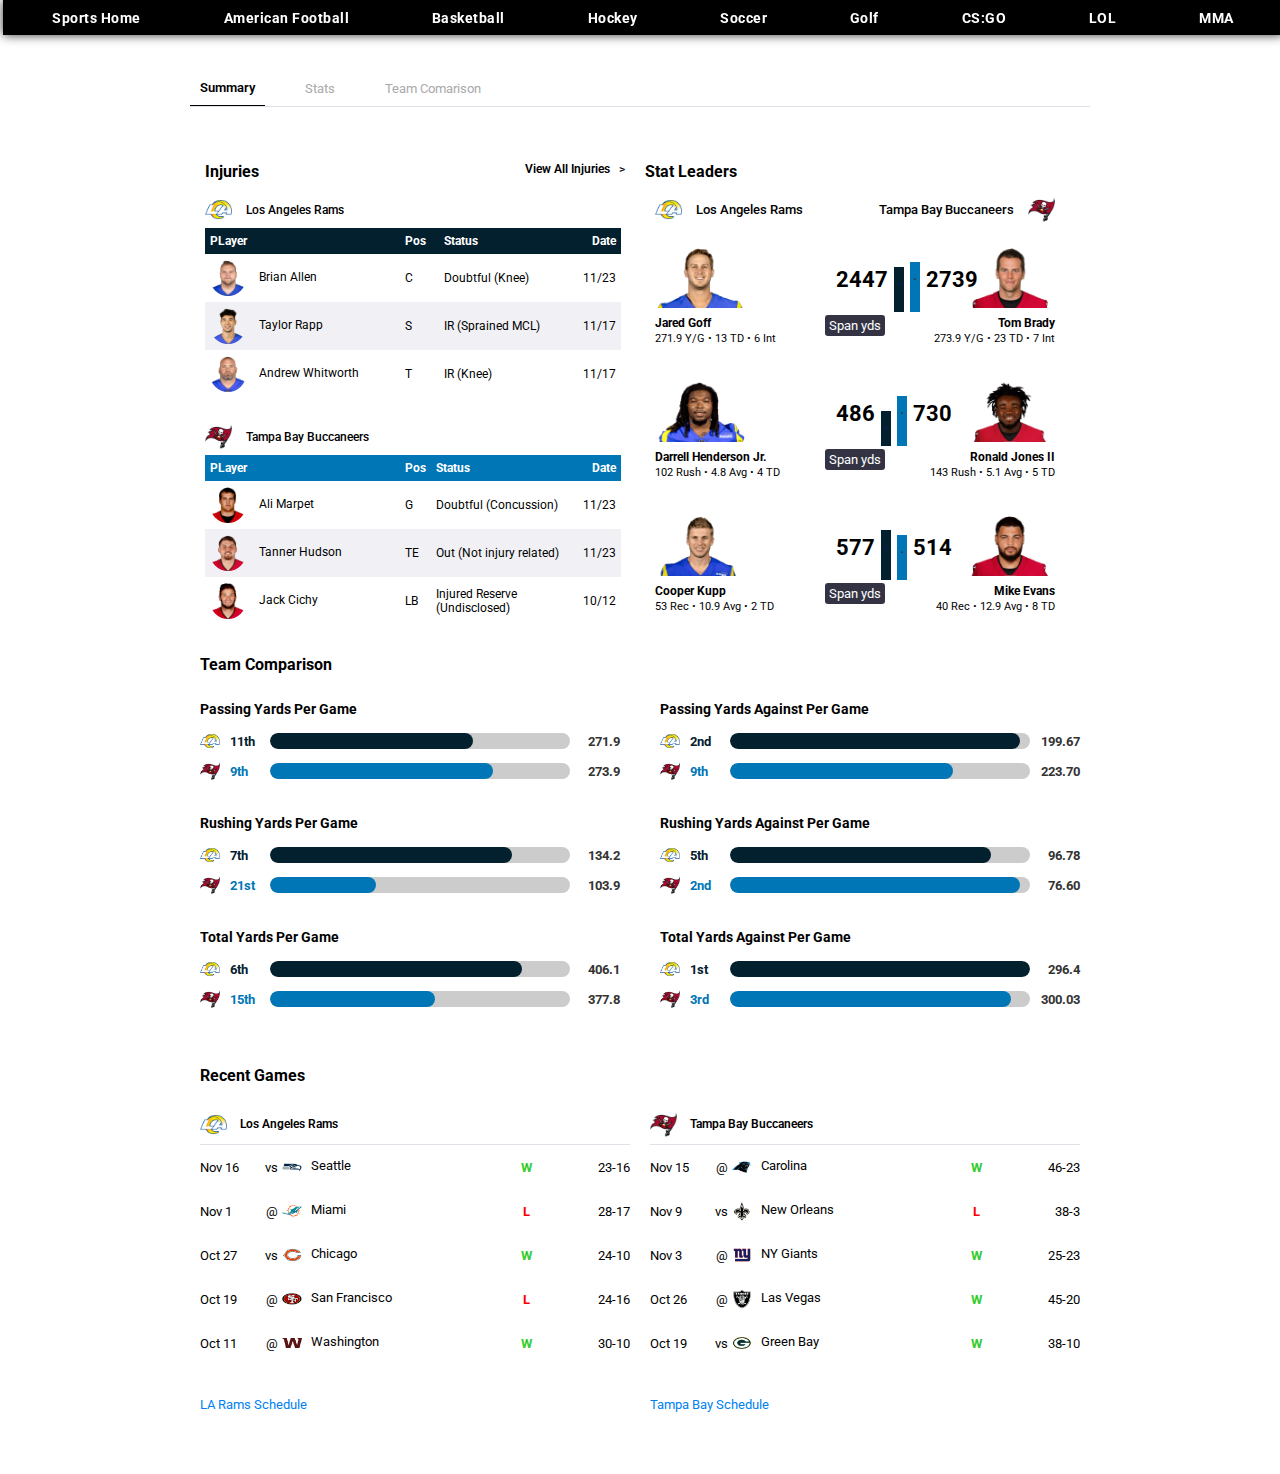
<file: index.html>
<!DOCTYPE html>
<html lang="en"><head>
  <meta http-equiv="Content-Type" content="text/html; charset=UTF-8">
  <meta name="viewport" content="initial-scale=1, shrink-to-fit=no">

    <title>Sports</title>
    <link rel="stylesheet" href="./assets/style.css">
</head>

<body>

<nav>
    <ul>
        <i>
            <a href="#">Sports Home</a>
        </i>
        <i class="dropdown-link" id="fantasy-dropdown" onmouseover="openDropdown(this.id)"
            onmouseout="closeDropdown(this.id)">
            <a href="#">American Football</a>
            <div class="dropdown-list">
                <ul>
                    <li> <a href="#">NFL</a> </li>
                    <li> <a href="#">NCAA </a> </li>
                </ul>
            </div>
        </i>
        <i>
            <a href="#">Basketball</a>
        </i>
        <i>
            <a href="#">Hockey</a>
        </i>
        <i class="dropdown-link" id="mlb-dropdown" onmouseover="openDropdown(this.id) "
            onmouseout="closeDropdown(this.id)">
            <a href="#">Soccer</a>
            <div class="dropdown-list">
                <ul>
                    <li> <a href="#">Fantasy Home </a> </li>
                    <li> <a href="#">Fantasy Football </a> </li>
                    <li> <a href="#">Weekly Rankings </a> </li>
                    <li> <a href="#">Stat Tracker </a> </li>
                    <li> <a href="#">Daily Fantasy </a> </li>
                    <li> <a href="#">Fantasy Profile </a> </li>
                    <li> <a href="#">Yahoo Sports Experts </a> </li>
                    <li> <a href="#">Fantasy State </a> </li>
                    <li> <a href="#">Fantasy Baseball </a> </li>
                    <li> <a href="#">Fantasy Basketball </a> </li>
                    <li> <a href="#">Fantasy Hockey </a> </li>
                </ul>
            </div>
        </i>
        <i>
            <a href="#">Golf</a>
        </i>
        <i>
            <a href="#">CS:GO</a>
        </i>
        <i>
            <a href="#">LOL</a>
        </i>
        <i>
            <a href="#">MMA</a>
        </i>

        <!-- <i id="dropDown">
                  <svg class="Cur(p)" width="15" height="14" viewBox="0 0 96 96" data-icon="StreamShare" style="vertical-align: middle; cursor: pointer; margin-top: -1px; color: rgb(0, 0, 0); fill: rgb(0, 0, 0); stroke: rgb(0, 0, 0); stroke-width: 0;">
                      <path d="M16 38c-5.516 0-10 4.477-10 10 0 5.525 4.484 10 10 10 5.53 0 10-4.475 10-10 0-5.523-4.47-10-10-10zM48 38c-5.516 0-10 4.477-10 10 0 5.525 4.484 10 10 10 5.53 0 10-4.475 10-10 0-5.523-4.47-10-10-10zM80 38c-5.516 0-10 4.477-10 10 0 5.525 4.484 10 10 10 5.53 0 10-4.475 10-10 0-5.523-4.47-10-10-10z"></path>
                  </svg>
                  <ul class="drop">
                      <i style="cursor: pointer;">GameChannel</i>
                  </ul>
              </i> -->
    </ul>
</nav>

    <div class="tabs">
        <ul>
            <li class="summaryLink active" onclick="changeTab(&#39;summary&#39;,event)">Summary</li>
            <li class="statsLink" onclick="changeTab(&#39;stats&#39;,event)">Stats</li>
            <li class="teamLink" onclick="changeTab(&#39;team&#39;,event)">Team Comarison</li>
        </ul>
    </div>

    <div class="tabContiner">

        <div class="summary showTab">
            <div class="odds">
                <!-- <h4>Odds</h4> -->
                <div class="oddscontiner">

                </div>
            </div>

            <div class="inj-stat">

                <div class="injuries">
                    <div class="header">
                        <h4>Injuries</h4>
                        <a href="#">View All Injuries &nbsp; &gt;</a>
                    </div>
                    <div class="body">
                        <div class="los">
                            <div class="logo">
                                <img src="./assets/los.png" alt="los.png">
                                <span>Los Angeles Rams</span>
                            </div>

                            <table cellspacing="0">
                                <tbody><tr>
                                    <th>PLayer</th>
                                    <th>Pos</th>
                                    <th>Status</th>
                                    <th>Date</th>
                                </tr>
                                <tr>
                                    <td>
                                        <img src="./assets/Brian Allen.png" alt="avatar">
                                        <a href="#">Brian Allen</a>
                                    </td>
                                    <td>C</td>
                                    <td>Doubtful (Knee)</td>
                                    <td>11/23</td>
                                </tr>
                                <tr>
                                    <td>
                                        <img src="./assets/Taylor Rapp.png" alt="avatar">
                                        <a href="#">Taylor Rapp</a>
                                    </td>
                                    <td>S</td>
                                    <td>IR (Sprained MCL)</td>
                                    <td>11/17</td>
                                </tr>
                                <tr>
                                    <td>
                                        <img src="./assets/Andrew Whitworth.png" alt="avatar">
                                        <a href="#">Andrew Whitworth</a>
                                    </td>
                                    <td>T</td>
                                    <td>IR (Knee)</td>
                                    <td>11/17</td>
                                </tr>
                            </tbody></table>
                        </div>

                        <div class="tampa">
                            <div class="logo">
                                <img src="./assets/tampa.png" alt="tampa.png">
                                <span>Tampa Bay Buccaneers</span>
                            </div>

                            <table cellspacing="0">
                                <tbody><tr >
                                    <th>PLayer</th>
                                    <th>Pos</th>
                                    <th>Status</th>
                                    <th>Date</th>
                                </tr>
                                <tr>
                                    <td>
                                        <img src="./assets/ali.png" alt="avatar">
                                        <a href="#">Ali Marpet</a>
                                    </td>
                                    <td>G</td>
                                    <td>Doubtful (Concussion)</td>
                                    <td>11/23</td>
                                </tr>
                                <tr>
                                    <td>
                                        <img src="./assets/Tanner Hudson.png" alt="avatar">
                                        <a href="#">Tanner Hudson</a>
                                    </td>
                                    <td>TE</td>
                                    <td>Out (Not injury related)</td>
                                    <td>11/23</td>
                                </tr>
                                <tr>
                                    <td>
                                        <img src="./assets/Jack Cichy.png" alt="avatar">
                                        <a href="#">Jack Cichy</a>
                                    </td>
                                    <td>LB</td>
                                    <td>Injured Reserve (Undisclosed)</td>
                                    <td>10/12</td>
                                </tr>
                            </tbody></table>

                        </div>

                    </div>
                </div>

                <div class="leaders">
                    <div class="header">
                        <h4>Stat Leaders</h4>
                    </div>
                    <div class="body">
                        <div class="teamNames">
                            <div class="losTeam">
                                <img src="./assets/los.png" alt="los">
                                <span>Los Angeles Rams</span>
                            </div>
                            <div class="tampaTeam">

                                <span>Tampa Bay Buccaneers</span>
                                <img src="./assets/tampa.png" alt="tampa">
                            </div>
                        </div>
                        <div class="comparison">
                            <div class="left">
                                <img class="avatar" src="./assets/Jared Goff.png" alt="Jared">
                                <p class="name">Jared Goff</p>
                                <p class="info">271.9 Y/G • 13 TD • 6 Int</p>
                            </div>
                            <div class="center">
                                <div>
                                    <span>2447</span>
                                    <div class="blue">.</div>
                                    <div class="black">.</div>
                                    <span>2739</span>
                                </div>
                                <div>Span yds</div>
                            </div>
                            <div class="right">
                                <img class="avatar" src="./assets/Tom Brady.png" alt="Tom">
                                <p class="name">Tom Brady</p>
                                <p class="info">273.9 Y/G • 23 TD • 7 Int</p>
                            </div>
                        </div>
                        <div class="comparison">
                            <div class="left">
                                <img class="avatar" src="./assets/Darrell Henderson Jr..png" alt="Darrell">
                                <p class="name">Darrell Henderson Jr.</p>
                                <p class="info">102 Rush • 4.8 Avg • 4 TD</p>
                            </div>
                            <div class="center">
                                <div>
                                    <span>486</span>
                                    <div class="blue" style="height: 35px;">.</div>
                                    <div class="black">.</div>
                                    <span>730</span>
                                </div>
                                <div>Span yds</div>
                            </div>
                            <div class="right">
                                <img class="avatar" src="./assets/Ronald Jones II.png" alt="Ronald">
                                <p class="name">Ronald Jones II</p>
                                <p class="info">143 Rush • 5.1 Avg • 5 TD</p>
                            </div>
                        </div>
                        <div class="comparison">
                            <div class="left">
                                <img class="avatar" src="./assets/Cooper Kupp.png" alt="Cooper">
                                <p class="name">Cooper Kupp</p>
                                <p class="info">53 Rec • 10.9 Avg • 2 TD</p>
                            </div>
                            <div class="center">
                                <div>
                                    <span>577</span>
                                    <div class="blue" style="height: 50px;">.</div>
                                    <div class="black" style="height: 45px;">.</div>
                                    <span>514</span>
                                </div>
                                <div>Span yds</div>
                            </div>
                            <div class="right">
                                <img class="avatar" src="./assets/Mike Evans.png" alt="Mike">
                                <p class="name">Mike Evans</p>
                                <p class="info">40 Rec • 12.9 Avg • 8 TD</p>
                            </div>
                        </div>
                    </div>
                </div>
            </div>

            <div class="team-Comparison">
                <div class="header">
                    <h4>Team Comparison</h4>
                </div>
                <div class="body">
                    <div class="compare">
                        <div class="compare-title">Passing Yards Per Game</div>
                        <div>
                            <img src="./assets/los.png" alt="los">
                            <span class="f">11th</span>
                            <div class="progressbar">
                                <div></div>
                            </div>
                            <span>271.9</span>
                        </div>
                        <div>
                            <img src="./assets/tampa.png" alt="los">
                            <span class="f">9th</span>
                            <div class="progressbar">
                                <div style="width: 74.1935%"></div>
                            </div>
                            <span>273.9</span>
                        </div>
                    </div>


                    <div class="compare">
                        <div class="compare-title">Passing Yards Against Per Game</div>
                        <div>
                            <img src="./assets/los.png" alt="los">
                            <span class="f">2nd</span>
                            <div class="progressbar">
                                <div style="width: 96.7742%"></div>
                            </div>
                            <span>199.67</span>
                        </div>
                        <div>
                            <img src="./assets/tampa.png" alt="los">
                            <span class="f">9th</span>
                            <div class="progressbar">
                                <div style=" width: 74.1935%"></div>
                            </div>
                            <span>223.70</span>
                        </div>
                    </div>
                    <div class="compare">
                        <div class="compare-title">Rushing Yards Per Game</div>
                        <div>
                            <img src="./assets/los.png" alt="los">
                            <span class="f">7th</span>
                            <div class="progressbar">
                                <div style="width: 80.6452%;"></div>
                            </div>
                            <span>134.2</span>
                        </div>
                        <div>
                            <img src="./assets/tampa.png" alt="los">
                            <span class="f">21st</span>
                            <div class="progressbar">
                                <div style="  width: 35.4839%;"></div>
                            </div>
                            <span>103.9</span>
                        </div>
                    </div>
                    <div class="compare">
                        <div class="compare-title">Rushing Yards Against Per Game</div>
                        <div>
                            <img src="./assets/los.png" alt="los">
                            <span class="f">5th</span>
                            <div class="progressbar">
                                <div style="width: 87.0968%;"></div>
                            </div>
                            <span>96.78</span>
                        </div>
                        <div>
                            <img src="./assets/tampa.png" alt="los">
                            <span class="f">2nd</span>
                            <div class="progressbar">
                                <div style="  width: 96.722%;"></div>
                            </div>
                            <span>76.60</span>
                        </div>
                    </div>
                    <div class="compare">
                        <div class="compare-title">Total Yards Per Game</div>
                        <div>
                            <img src="./assets/los.png" alt="los">
                            <span class="f">6th</span>
                            <div class="progressbar">
                                <div style="width: 83.871%;"></div>
                            </div>
                            <span>406.1</span>
                        </div>
                        <div>
                            <img src="./assets/tampa.png" alt="los">
                            <span class="f">15th</span>
                            <div class="progressbar">
                                <div style="  width: 54.8387%;"></div>
                            </div>
                            <span>377.8</span>
                        </div>
                    </div>
                    <div class="compare">
                        <div class="compare-title">Total Yards Against Per Game</div>
                        <div>
                            <img src="./assets/los.png" alt="los">
                            <span class="f">1st</span>
                            <div class="progressbar">
                                <div style="width: 100%;"></div>
                            </div>
                            <span>296.4</span>
                        </div>
                        <div>
                            <img src="./assets/tampa.png" alt="los">
                            <span class="f">3rd</span>
                            <div class="progressbar">
                                <div style="  width: 93.5484%;"></div>
                            </div>
                            <span>300.03</span>
                        </div>
                    </div>
                </div>
            </div>

            <div class="recent-games">
                <div class="header">
                    <h4>Recent Games</h4>
                </div>
                <div class="body">
                    <table cellspacing="0">
                        <tbody><tr>
                            <th colspan="5">
                                <div>
                                    <img style="vertical-align: middle" width="30px" src="./assets/los.png" alt="los">
                                    <span>Los Angeles Rams</span>
                                </div>
                            </th>
                        </tr>
                        <tr>
                            <td>Nov 16</td>
                            <td>vs</td>
                            <td>
                                <img style="vertical-align: middle" width="25px" src="./assets/2019_SEA_wbg.png" alt="sea"> Seattle</td>
                            <td class="win">W</td>
                            <td>23-16</td>
                        </tr>
                        <tr>
                            <td>Nov 1</td>
                            <td>@</td>
                            <td>
                                <img style="vertical-align: middle" width="25px" src="./assets/2019_MIA_wbg.png" alt="mia"> Miami</td>
                            <td class="loss">L</td>
                            <td>28-17</td>
                        </tr>
                        <tr>
                            <td>Oct 27</td>
                            <td>vs</td>
                            <td>
                                <img style="vertical-align: middle" width="25px" src="./assets/bears_wbg.png" alt="chi"> Chicago</td>
                            <td class="win">W</td>
                            <td>24-10</td>
                        </tr>
                        <tr>
                            <td>Oct 19</td>
                            <td>@</td>
                            <td>
                                <img style="vertical-align: middle" width="25px" src="./assets/2019_SF_wbg.png" alt="sf"> San Francisco</td>
                            <td class="loss">L</td>
                            <td>24-16</td>
                        </tr>
                        <tr>
                            <td>Oct 11</td>
                            <td>@</td>
                            <td>
                                <img style="vertical-align: middle" width="25px" src="./assets/washington_wbg.png" alt="wash"> Washington</td>
                            <td class="win">W</td>
                            <td>30-10</td>
                        </tr>
                        <tr>
                            <td colspan="5">
                                <div style="text-align: left;">
                                    <a href="#" style="">LA Rams Schedule</a>
                                </div>
                            </td>
                        </tr>
                    </tbody></table>

                    <table cellspacing="0">
                        <tbody><tr>
                            <th colspan="5">
                                <div>
                                    <img style="" width="30px" src="./assets/tampa.png" alt="tampa">
                                    <span>Tampa Bay Buccaneers</span>
                                </div>
                            </th>
                        </tr>
                        <tr>
                            <td>Nov 15</td>
                            <td>@</td>
                            <td>
                                <img style="vertical-align: middle" width="25px" src="./assets/2019_CAR_wbg.png" alt="car"> Carolina</td>
                            <td class="win">W</td>
                            <td>46-23</td>
                        </tr>
                        <tr>
                            <td>Nov 9</td>
                            <td>vs</td>
                            <td>
                                <img style="vertical-align: middle" width="25px" src="./assets/2019_NO_wbg.png" alt="no"> New Orleans</td>
                            <td class="loss">L</td>
                            <td>38-3</td>
                        </tr>
                        <tr>
                            <td>Nov 3</td>
                            <td>@</td>
                            <td>
                                <img style="vertical-align: middle" width="25px" src="./assets/2019_NYG_wbg.png" alt="nyg"> NY Giants</td>
                            <td class="win">W</td>
                            <td>25-23</td>
                        </tr>
                        <tr>
                            <td>Oct 26</td>
                            <td>@</td>
                            <td>
                                <img style="vertical-align: middle" width="25px" src="./assets/raiders_wbg.png" alt="las"> Las Vegas</td>
                            <td class="win">W</td>
                            <td>45-20</td>
                        </tr>
                        <tr>
                            <td>Oct 19</td>
                            <td>vs</td>
                            <td>
                                <img style="vertical-align: middle" width="25px" src="./assets/2019_GB_wbg.png" alt="gb"> Green Bay</td>
                            <td class="win">W</td>
                            <td>38-10</td>
                        </tr>
                        <tr>
                            <td colspan="5">
                                <div style="text-align: left;">
                                    <a href="#" style="">Tampa Bay Schedule</a>
                                </div>
                            </td>
                        </tr>
                    </tbody></table>
                </div>
            </div>
        </div>

        <div class="stats">
            <div class="stats-header">
                <div onclick="changeStatsTab(&#39;larams&#39;,event)" class="larams-link">LA Rams</div>
                <div onclick="changeStatsTab(&#39;matchup&#39;,event)" class="matchup-link active-stats">Matchup</div>
                <div onclick="changeStatsTab(&#39;tampabay&#39;,event)" class="tampabay-link">Tampa Bay</div>
            </div>

            <div class="stats-body showStatsTab showMatchupStatsTab">

                <div style="width: 100%" class="ststs-tems">
                    <div class="logo">
                        <img src="./assets/los.png" alt="los.png">
                        <span>Los Angeles Rams</span>
                    </div>
                    <div class="logo">
                        <img src="./assets/tampa.png" alt="tampa.png">
                        <span> Tampa Bay Buccaneers</span>
                    </div>
                </div>
                <div class="los">
                    <table cellspacing="0">
                        <tbody><tr>
                            <th>Passing</th>
                            <th>Yds</th>
                            <th>T/G</th>
                            <th>TD</th>
                            <th>Int</th>
                            <th>QBRat</th>
                        </tr>
                        <tr>
                            <td>J.Goff</td>
                            <td>2447</td>
                            <td>271.9</td>
                            <td>13</td>
                            <td>6</td>
                            <td>94.9</td>
                        </tr>
                        <tr style="background-color: white; color: white">
                            <td>.</td>
                            <td>.</td>
                            <td>.</td>
                            <td>.</td>
                            <td>.</td>
                            <td>.</td>
                        </tr>
                    </tbody></table>
                    <table cellspacing="0">
                        <tbody><tr>
                            <th>Rushing</th>
                            <th>Rush</th>
                            <th>Yds</th>
                            <th>Avg</th>
                            <th>TD</th>
                            <th>FL</th>
                        </tr>
                        <tr>
                            <td>D. Henderson jr.</td>
                            <td>102</td>
                            <td>486</td>
                            <td>4.8</td>
                            <td>4</td>
                            <td>0</td>
                        </tr>
                        <tr>
                            <td>Mr. Brown</td>
                            <td>81</td>
                            <td>347</td>
                            <td>4.3</td>
                            <td>5</td>
                            <td>0</td>
                        </tr>
                        <tr>
                            <td>C. Akers</td>
                            <td>45</td>
                            <td>186</td>
                            <td>4.1</td>
                            <td>0</td>
                            <td>0</td>
                        </tr>
                        <tr>
                            <td>R. Woods</td>
                            <td>17</td>
                            <td>111</td>
                            <td>6.5</td>
                            <td>2</td>
                            <td>1</td>
                        </tr>
                        <tr>
                            <td>J. Goff</td>
                            <td>29</td>
                            <td>44</td>
                            <td>1.5</td>
                            <td>2</td>
                            <td>3</td>
                        </tr>
                        <tr>
                            <td>C. Kupp</td>
                            <td>4</td>
                            <td>33</td>
                            <td>8.3</td>
                            <td>0</td>
                            <td>0</td>
                        </tr>
                        <tr>
                            <td>G. Everett</td>
                            <td>1</td>
                            <td>2</td>
                            <td>2.0</td>
                            <td>1</td>
                            <td>1</td>
                        </tr>
                    </tbody></table>
                </div>

                <!-- end of los -->

                <div class="tampa">
                    <table cellspacing="0">
                        <tbody><tr>
                            <th>Passing</th>
                            <th>Yds</th>
                            <th>T/G</th>
                            <th>TD</th>
                            <th>Int</th>
                            <th>QBRat</th>
                        </tr>
                        <tr>
                            <td>T. Brady</td>
                            <td>2739</td>
                            <td>273.9</td>
                            <td>23</td>
                            <td>7</td>
                            <td>99.0</td>
                        </tr>
                        <tr>
                            <td>B. Grabert</td>
                            <td>0</td>
                            <td>0.0</td>
                            <td>0</td>
                            <td>0</td>
                            <td>39.9</td>
                        </tr>
                    </tbody></table>
                    <table cellspacing="0">
                        <tbody><tr>
                            <th>Rushing</th>
                            <th>Rush</th>
                            <th>Yds</th>
                            <th>Avg</th>
                            <th>TD</th>
                            <th>FL</th>
                        </tr>
                        <tr>
                            <td>R. Jones II</td>
                            <td>143</td>
                            <td>730</td>
                            <td>51</td>
                            <td>5</td>
                            <td>2</td>
                        </tr>
                        <tr>
                            <td>L. Forurnette</td>
                            <td>59</td>
                            <td>244</td>
                            <td>4.1</td>
                            <td>2</td>
                            <td>0</td>
                        </tr>
                        <tr>
                            <td>K. Vaughn</td>
                            <td>8</td>
                            <td>46</td>
                            <td>5.8</td>
                            <td>0</td>
                            <td>1</td>
                        </tr>
                        <tr>
                            <td>S. Miller</td>
                            <td>3</td>
                            <td>14</td>
                            <td>4.7</td>
                            <td>0</td>
                            <td>0</td>
                        </tr>
                        <tr>
                            <td>T. Brady</td>
                            <td>19</td>
                            <td>8</td>
                            <td>0.4</td>
                            <td>3</td>
                            <td>1</td>
                        </tr>
                        <tr>
                            <td>B. Gabbert</td>
                            <td>7</td>
                            <td>1</td>
                            <td>0.1</td>
                            <td>0</td>
                            <td>0</td>
                        </tr>
                        <tr>
                            <td>L. McCoy</td>
                            <td>6</td>
                            <td>-1</td>
                            <td>-0.2</td>
                            <td>0</td>
                            <td>0</td>
                        </tr>
                    </tbody></table>
                </div>
            </div>



          
        </div>

        <div class="team">
            <div class="team-Comparison">
                <div class="header">
                    <h4>Team Comparison</h4>
                </div>
                <div class="body">
                    <div class="compare">
                        <div class="compare-title">Passing Yards Per Game</div>
                        <div>
                            <img src="./assets/los.png" alt="los">
                            <span class="f">11th</span>
                            <div class="progressbar">
                                <div></div>
                            </div>
                            <span>271.9</span>
                        </div>
                        <div>
                            <img src="./assets/tampa.png" alt="los">
                            <span class="f">9th</span>
                            <div class="progressbar">
                                <div style=" width: 74.1935%"></div>
                            </div>
                            <span>273.9</span>
                        </div>
                    </div>
                    <div class="compare">
                        <div class="compare-title">Passing Yards Against Per Game</div>
                        <div>
                            <img src="./assets/los.png" alt="los">
                            <span class="f">2nd</span>
                            <div class="progressbar">
                                <div style="width: 96.7742%"></div>
                            </div>
                            <span>199.67</span>
                        </div>
                        <div>
                            <img src="./assets/tampa.png" alt="los">
                            <span class="f">9th</span>
                            <div class="progressbar">
                                <div style=" width: 74.1935%"></div>
                            </div>
                            <span>223.70</span>
                        </div>
                    </div>
                    <div class="compare">
                        <div class="compare-title">Rushing Yards Per Game</div>
                        <div>
                            <img src="./assets/los.png" alt="los">
                            <span class="f">7th</span>
                            <div class="progressbar">
                                <div style="width: 80.6452%;"></div>
                            </div>
                            <span>134.2</span>
                        </div>
                        <div>
                            <img src="./assets/tampa.png" alt="los">
                            <span class="f">21st</span>
                            <div class="progressbar">
                                <div style=" width: 35.4839%;"></div>
                            </div>
                            <span>103.9</span>
                        </div>
                    </div>
                    <div class="compare">
                        <div class="compare-title">Rushing Yards Against Per Game</div>
                        <div>
                            <img src="./assets/los.png" alt="los">
                            <span class="f">5th</span>
                            <div class="progressbar">
                                <div style="width: 87.0968%;"></div>
                            </div>
                            <span>96.78</span>
                        </div>
                        <div>
                            <img src="./assets/tampa.png" alt="los">
                            <span class="f">2nd</span>
                            <div class="progressbar">
                                <div style=" width: 96.722%;"></div>
                            </div>
                            <span>76.60</span>
                        </div>
                    </div>
                    <div class="compare">
                        <div class="compare-title">Total Yards Per Game</div>
                        <div>
                            <img src="./assets/los.png" alt="los">
                            <span class="f">6th</span>
                            <div class="progressbar">
                                <div style="width: 83.871%;"></div>
                            </div>
                            <span>406.1</span>
                        </div>
                        <div>
                            <img src="./assets/tampa.png" alt="los">
                            <span class="f">15th</span>
                            <div class="progressbar">
                                <div style=" width: 54.8387%;"></div>
                            </div>
                            <span>377.8</span>
                        </div>
                    </div>
                    <div class="compare">
                        <div class="compare-title">Total Yards Against Per Game</div>
                        <div>
                            <img src="./assets/los.png" alt="los">
                            <span class="f">1st</span>
                            <div class="progressbar">
                                <div style="width: 100%;"></div>
                            </div>
                            <span>296.4</span>
                        </div>
                        <div>
                            <img src="./assets/tampa.png" alt="los">
                            <span class="f">3rd</span>
                            <div class="progressbar">
                                <div style=" width: 93.5484%;"></div>
                            </div>
                            <span>300.03</span>
                        </div>
                    </div>
                </div>
            </div>

            <div class="recent-games">
                <div class="header">
                    <h4>Recent Games</h4>
                </div>
                <div class="body">
                    <table cellspacing="5">
                        <tbody><tr>
                            <th colspan="5">
                                <div>
                                    <img style="vertical-align: middle" width="30px" src="./assets/los.png" alt="los">
                                    <span>Los Angeles Rams</span>
                                </div>
                            </th>
                        </tr>
                        <tr>
                            <td>Nov 16</td>
                            <td>vs</td>
                            <td>
                                <img style="vertical-align: middle" width="25px" src="./assets/2019_SEA_wbg.png" alt="sea"> Seattle</td>
                            <td class="win">W</td>
                            <td>23-16</td>
                        </tr>

                        <tr>
                            <td>Nov 1</td>
                            <td>@</td>
                            <td>
                                <img style="vertical-align: middle" width="25px" src="./assets/2019_MIA_wbg.png" alt="mia"> Miami</td>
                            <td class="loss">L</td>
                            <td>28-17</td>
                        </tr>
                        <tr>
                            <td>Oct 27</td>
                            <td>vs</td>
                            <td>
                                <img style="vertical-align: middle" width="25px" src="./assets/bears_wbg.png" alt="chi"> Chicago</td>
                            <td class="win">W</td>
                            <td>24-10</td>
                        </tr>
                        <tr>
                            <td>Oct 19</td>
                            <td>@</td>
                            <td>
                                <img style="vertical-align: middle" width="25px" src="./assets/2019_SF_wbg.png" alt="sf"> San Francisco</td>
                            <td class="loss">L</td>
                            <td>24-16</td>
                        </tr>
                        <tr>
                            <td>Oct 11</td>
                            <td>@</td>
                            <td>
                                <img style="vertical-align: middle" width="25px" src="./assets/washington_wbg.png" alt="wash"> Washington</td>
                            <td class="win">W</td>
                            <td>30-10</td>
                        </tr>
                        <tr>
                            <td colspan="5">
                                <div style="text-align: left;">
                                    <a href="#" style="">LA Rams Schedule</a>
                                </div>
                            </td>
                        </tr>
                    </tbody></table>

                    <table cellspacing="5">
                        <tbody><tr>
                            <th colspan="5">
                                <div>
                                    <img style="vertical-align: middle" width="30px" src="./assets/tampa.png" alt="tampa">
                                    <span>Tampa Bay Buccaneers</span>
                                </div>
                            </th>
                        </tr>
                        <tr>
                            <td>Nov 15</td>
                            <td>@</td>
                            <td>
                                <img style="vertical-align: middle" width="25px" src="./assets/2019_CAR_wbg.png" alt="car"> Carolina</td>
                            <td class="win">W</td>
                            <td>46-23</td>
                        </tr>
                        <tr>
                            <td>Nov 9</td>
                            <td>vs</td>
                            <td>
                                <img style="vertical-align: middle" width="25px" src="./assets/2019_NO_wbg.png" alt="no"> New Orleans</td>
                            <td class="loss">L</td>
                            <td>38-3</td>
                        </tr>
                        <tr>
                            <td>Nov 3</td>
                            <td>@</td>
                            <td>
                                <img style="vertical-align: middle" width="25px" src="./assets/2019_NYG_wbg.png" alt="nyg"> NY Giants</td>
                            <td class="win">W</td>
                            <td>25-23</td>
                        </tr>
                        <tr>
                            <td>Oct 26</td>
                            <td>@</td>
                            <td>
                                <img style="vertical-align: middle" width="25px" src="./assets/raiders_wbg.png" alt="las"> Las Vegas</td>
                            <td class="win">W</td>
                            <td>45-20</td>
                        </tr>
                        <tr>
                            <td>Oct 19</td>
                            <td>vs</td>
                            <td>
                                <img style="vertical-align: middle" width="25px" src="./assets/2019_GB_wbg.png" alt="gb"> Green Bay</td>
                            <td class="win">W</td>
                            <td>38-10</td>
                        </tr>
                        <tr>
                            <td colspan="5">
                                <div style="text-align: left;">
                                    <a href="#" style="">Tampa Bay Schedule</a>
                                </div>
                            </td>
                        </tr>
                    </tbody></table>
                </div>
            </div>
        </div>

    </div>

    <script src="./assets/app.js"></script>



</body></html>
</file>
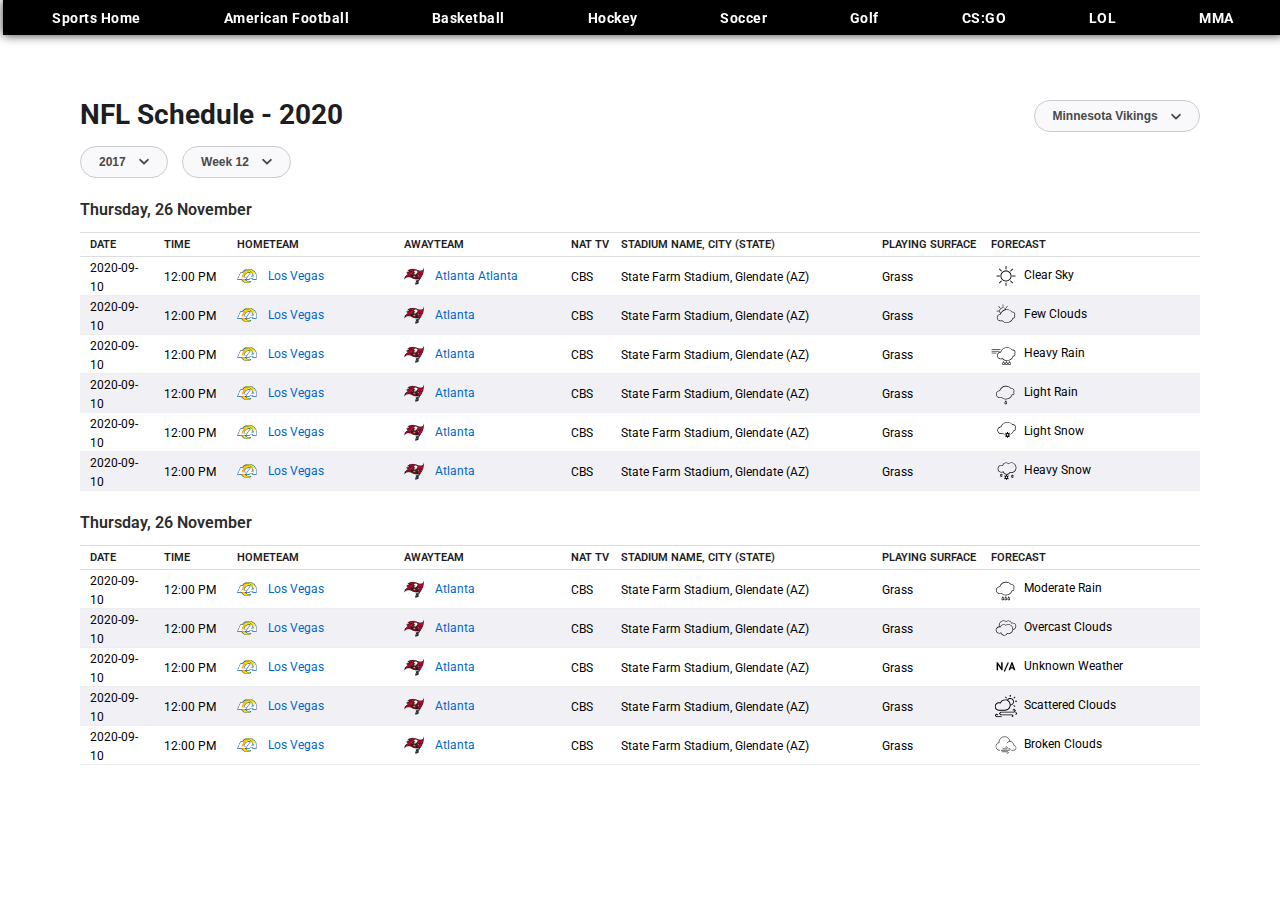
<file: schedule.html>
<!DOCTYPE html>
<html lang="en">

<head>
  <meta http-equiv="Content-Type" content="text/html; charset=UTF-8">
  <meta name="viewport" content="initial-scale=1, shrink-to-fit=no">

  <title>Sports</title>
  <link rel="stylesheet" href="./assets/style.css">
</head>

<body onclick="">

  <nav>
    <ul>
      <i>
        <a href="#">Sports Home</a>
      </i>
      <i class="dropdown-link" id="fantasy-dropdown" onmouseover="openDropdown(this.id)"
        onmouseout="closeDropdown(this.id)">
        <a href="#">American Football</a>
        <div class="dropdown-list">
          <ul>
            <li> <a href="#">NFL</a> </li>
            <li> <a href="#">NCAA </a> </li>
          </ul>
        </div>
      </i>
      <i>
        <a href="#">Basketball</a>
      </i>
      <i>
        <a href="#">Hockey</a>
      </i>
      <i class="dropdown-link" id="mlb-dropdown" onmouseover="openDropdown(this.id) " onmouseout="closeDropdown(this.id)">
        <a href="#">Soccer</a>
        <div class="dropdown-list">
          <ul>
            <li> <a href="#">Fantasy Home </a> </li>
            <li> <a href="#">Fantasy Football </a> </li>
            <li> <a href="#">Weekly Rankings </a> </li>
            <li> <a href="#">Stat Tracker </a> </li>
            <li> <a href="#">Daily Fantasy </a> </li>
            <li> <a href="#">Fantasy Profile </a> </li>
            <li> <a href="#">Yahoo Sports Experts </a> </li>
            <li> <a href="#">Fantasy State </a> </li>
            <li> <a href="#">Fantasy Baseball </a> </li>
            <li> <a href="#">Fantasy Basketball </a> </li>
            <li> <a href="#">Fantasy Hockey </a> </li>
          </ul>
        </div>
      </i>
      <i>
        <a href="#">Golf</a>
      </i>
      <i>
        <a href="#">CS:GO</a>
      </i>
      <i>
        <a href="#">LOL</a>
      </i>
      <i>
        <a href="#">MMA</a>
      </i>

      <!-- <i id="dropDown">
                  <svg class="Cur(p)" width="15" height="14" viewBox="0 0 96 96" data-icon="StreamShare" style="vertical-align: middle; cursor: pointer; margin-top: -1px; color: rgb(0, 0, 0); fill: rgb(0, 0, 0); stroke: rgb(0, 0, 0); stroke-width: 0;">
                      <path d="M16 38c-5.516 0-10 4.477-10 10 0 5.525 4.484 10 10 10 5.53 0 10-4.475 10-10 0-5.523-4.47-10-10-10zM48 38c-5.516 0-10 4.477-10 10 0 5.525 4.484 10 10 10 5.53 0 10-4.475 10-10 0-5.523-4.47-10-10-10zM80 38c-5.516 0-10 4.477-10 10 0 5.525 4.484 10 10 10 5.53 0 10-4.475 10-10 0-5.523-4.47-10-10-10z"></path>
                  </svg>
                  <ul class="drop">
                      <i style="cursor: pointer;">GameChannel</i>
                  </ul>
              </i> -->
    </ul>
  </nav>

  <section class="schedule-table-sec">
    <div class="title-schedule">
      <h3>NFL Schedule - <span>2020</span></h3>

        <div class="dropdown-link-schedule" id="team-schedule-dropdown" onclick="openDropdownClick(this.id) ">
          <button class="dd-btn" type="button" name="button"> <span class="dd-btn-span">Team Schedules</span>
            <svg aria-hidden="true" focusable="false" data-prefix="fas" data-icon="chevron-down" class="dd-btn-svg svg-inline--fa fa-chevron-down fa-w-14" role="img" xmlns="http://www.w3.org/2000/svg" viewBox="0 0 448 512">
              <path fill="currentColor"
                d="M207.029 381.476L12.686 187.132c-9.373-9.373-9.373-24.569 0-33.941l22.667-22.667c9.357-9.357 24.522-9.375 33.901-.04L224 284.505l154.745-154.021c9.379-9.335 24.544-9.317 33.901.04l22.667 22.667c9.373 9.373 9.373 24.569 0 33.941L240.971 381.476c-9.373 9.372-24.569 9.372-33.942 0z">
              </path>
            </svg>
          </button>
          <div class="dropdown-list-schedule dd-down">
            <ul>
              <li><a for="team-schedule-dropdown" id="team-schedule-1" onclick="selectThisOption(this.id)">Arizona Cardinals</a></li>
              <li><a for="team-schedule-dropdown" id="team-schedule-2" onclick="selectThisOption(this.id)">Atlanta Falcons</a></li>
              <li><a for="team-schedule-dropdown" id="team-schedule-3" onclick="selectThisOption(this.id)">Baltimore Ravens</a></li>
              <li><a for="team-schedule-dropdown" id="team-schedule-4" onclick="selectThisOption(this.id)">Buffalo Bills</a></li>
              <li><a for="team-schedule-dropdown" id="team-schedule-5" onclick="selectThisOption(this.id)">Carolina Panthers</a></li>
              <li><a for="team-schedule-dropdown" id="team-schedule-6" onclick="selectThisOption(this.id)">Chicago Bears</a></li>
              <li><a for="team-schedule-dropdown" id="team-schedule-7" onclick="selectThisOption(this.id)">Cincinnati Bengals</a></li>
              <li><a for="team-schedule-dropdown" id="team-schedule-8" onclick="selectThisOption(this.id)">Cleveland Browns</a></li>
              <li><a for="team-schedule-dropdown" id="team-schedule-9" onclick="selectThisOption(this.id)">Dallas Cowboys</a></li>
              <li><a for="team-schedule-dropdown" id="team-schedule-10" onclick="selectThisOption(this.id)">Denver Broncos</a></li>
              <li><a for="team-schedule-dropdown" id="team-schedule-11" onclick="selectThisOption(this.id)">Detroit Lions</a></li>
              <li><a for="team-schedule-dropdown" id="team-schedule-12" onclick="selectThisOption(this.id)">Green Bay Packers</a></li>
              <li><a for="team-schedule-dropdown" id="team-schedule-13" onclick="selectThisOption(this.id)">Houston Texans</a></li>
              <li><a for="team-schedule-dropdown" id="team-schedule-14" onclick="selectThisOption(this.id)">Indianapolis Colts</a></li>
              <li><a for="team-schedule-dropdown" id="team-schedule-15" onclick="selectThisOption(this.id)">Jacksonville Jaguars</a></li>
              <li><a for="team-schedule-dropdown" id="team-schedule-16" onclick="selectThisOption(this.id)">Kansas City Chiefs</a></li>
              <li><a for="team-schedule-dropdown" id="team-schedule-17" onclick="selectThisOption(this.id)">Las Vegas Raiders</a></li>
              <li><a for="team-schedule-dropdown" id="team-schedule-18" onclick="selectThisOption(this.id)">Los Angeles Chargers</a></li>
              <li><a for="team-schedule-dropdown" id="team-schedule-19" onclick="selectThisOption(this.id)">Los Angeles Rams</a></li>
              <li><a for="team-schedule-dropdown" id="team-schedule-20" onclick="selectThisOption(this.id)">Miami Dolphins</a></li>
              <li><a for="team-schedule-dropdown" id="team-schedule-21" onclick="selectThisOption(this.id)"  class="default">Minnesota Vikings</a></li>
              <li><a for="team-schedule-dropdown" id="team-schedule-22" onclick="selectThisOption(this.id)">New England Patriots</a></li>
              <li><a for="team-schedule-dropdown" id="team-schedule-23" onclick="selectThisOption(this.id)">New Orleans Saints</a></li>
              <li><a for="team-schedule-dropdown" id="team-schedule-24" onclick="selectThisOption(this.id)">New York Giants</a></li>
              <li><a for="team-schedule-dropdown" id="team-schedule-24" onclick="selectThisOption(this.id)">New York Jets</a></li>
              <li><a for="team-schedule-dropdown" id="team-schedule-26" onclick="selectThisOption(this.id)">Philadelphia Eagles</a></li>
              <li><a for="team-schedule-dropdown" id="team-schedule-27" onclick="selectThisOption(this.id)">Pittsburgh Steelers</a></li>
              <li><a for="team-schedule-dropdown" id="team-schedule-28" onclick="selectThisOption(this.id)">San Francisco 49ers</a></li>
              <li><a for="team-schedule-dropdown" id="team-schedule-29" onclick="selectThisOption(this.id)">Seattle Seahawks</a></li>
              <li><a for="team-schedule-dropdown" id="team-schedule-30" onclick="selectThisOption(this.id)">Tampa Bay Buccaneers</a></li>
              <li><a for="team-schedule-dropdown" id="team-schedule-31" onclick="selectThisOption(this.id)">Tennessee Titans</a></li>
              <li><a for="team-schedule-dropdown" id="team-schedule-32" onclick="selectThisOption(this.id)">Washington</a></li>
            </ul>
          </div>
        </div>


    </div>

    <div class="o-filter">
      <div class="dropdown-link-schedule ddd-btn" id="year-dropdown" onclick="openDropdownClick(this.id) ">
        <button class="dd-btn"  type="button" name="button"><span class="dd-btn-span">2020</span>
          <svg aria-hidden="true" focusable="false" data-prefix="fas" data-icon="chevron-down" class="dd-btn-svg svg-inline--fa fa-chevron-down fa-w-14" role="img" xmlns="http://www.w3.org/2000/svg" viewBox="0 0 448 512">
            <path fill="currentColor"
              d="M207.029 381.476L12.686 187.132c-9.373-9.373-9.373-24.569 0-33.941l22.667-22.667c9.357-9.357 24.522-9.375 33.901-.04L224 284.505l154.745-154.021c9.379-9.335 24.544-9.317 33.901.04l22.667 22.667c9.373 9.373 9.373 24.569 0 33.941L240.971 381.476c-9.373 9.372-24.569 9.372-33.942 0z">
            </path>
          </svg>
        </button>
        <div class="dropdown-list-schedule dd-down">
          <ul>
            <li><a for="year-dropdown" id="year-2020" onclick="selectThisOption(this.id)">2020</a></li>
            <li><a for="year-dropdown" id="year-2019" onclick="selectThisOption(this.id)">2019</a></li>
            <li><a for="year-dropdown" id="year-2018" onclick="selectThisOption(this.id)">2018</a></li>
            <li><a for="year-dropdown" id="year-2017" onclick="selectThisOption(this.id)" class="default">2017</a></li>
            <li><a for="year-dropdown" id="year-2016" onclick="selectThisOption(this.id)">2016</a></li>
            <li><a for="year-dropdown" id="year-2015" onclick="selectThisOption(this.id)">2015</a></li>
            <li><a for="year-dropdown" id="year-2014" onclick="selectThisOption(this.id)">2014</a></li>
            <li><a for="year-dropdown" id="year-2013" onclick="selectThisOption(this.id)">2013</a></li>
            <li><a for="year-dropdown" id="year-2012" onclick="selectThisOption(this.id)">2012</a></li>
            <li><a for="year-dropdown" id="year-2011" onclick="selectThisOption(this.id)">2011</a></li>
            <li><a for="year-dropdown" id="year-2010" onclick="selectThisOption(this.id)">2010</a></li>
            <li><a for="year-dropdown" id="year-2009" onclick="selectThisOption(this.id)">2009</a></li>
            <li><a for="year-dropdown" id="year-2008" onclick="selectThisOption(this.id)">2008</a></li>
            <li><a for="year-dropdown" id="year-2007" onclick="selectThisOption(this.id)">2007</a></li>
            <li><a for="year-dropdown" id="year-2006" onclick="selectThisOption(this.id)">2006</a></li>
            <li><a for="year-dropdown" id="year-2005" onclick="selectThisOption(this.id)">2005</a></li>
            <li><a for="year-dropdown" id="year-2004" onclick="selectThisOption(this.id)">2004</a></li>
            <li><a for="year-dropdown" id="year-2003" onclick="selectThisOption(this.id)">2003</a></li>
            <li><a for="year-dropdown" id="year-2002" onclick="selectThisOption(this.id)">2002</a></li>
          </ul>
        </div>
      </div>

      <div class="dropdown-link-schedule" id="week-dropdown" onclick="openDropdownClick(this.id) ">
        <button class="dd-btn" type="button" name="button">
          <span class="dd-btn-span">Week 12</span>
          <svg aria-hidden="true" focusable="false" data-prefix="fas" data-icon="chevron-down" class="dd-btn-svg svg-inline--fa fa-chevron-down fa-w-14" role="img" xmlns="http://www.w3.org/2000/svg" viewBox="0 0 448 512">
            <path fill="currentColor"
              d="M207.029 381.476L12.686 187.132c-9.373-9.373-9.373-24.569 0-33.941l22.667-22.667c9.357-9.357 24.522-9.375 33.901-.04L224 284.505l154.745-154.021c9.379-9.335 24.544-9.317 33.901.04l22.667 22.667c9.373 9.373 9.373 24.569 0 33.941L240.971 381.476c-9.373 9.372-24.569 9.372-33.942 0z">
            </path>
          </svg>
        </button>
        <div class="dropdown-list-schedule dd-down">
          <ul>
            <li><a for="week-dropdown" id="week-pw1" onclick="selectThisOption(this.id)">Hall of Fame Weekend</a></li>
            <li><a for="week-dropdown" id="week-pw2" onclick="selectThisOption(this.id)">Preseason Week 1</a></li>
            <li><a for="week-dropdown" id="week-pw3" onclick="selectThisOption(this.id)">Preseason Week 2</a></li>
            <li><a for="week-dropdown" id="week-pw4" onclick="selectThisOption(this.id)">Preseason Week 3</a></li>
            <li><a for="week-dropdown" id="week-pw5" onclick="selectThisOption(this.id)">Preseason Week 4</a></li>
            <li><a for="week-dropdown" id="week-1" onclick="selectThisOption(this.id)" >Week 1</a></li>
            <li><a for="week-dropdown" id="week-2" onclick="selectThisOption(this.id)">Week 2</a></li>
            <li><a for="week-dropdown" id="week-3" onclick="selectThisOption(this.id)">Week 3</a></li>
            <li><a for="week-dropdown" id="week-4" onclick="selectThisOption(this.id)">Week 4</a></li>
            <li><a for="week-dropdown" id="week-5" onclick="selectThisOption(this.id)">Week 5</a></li>
            <li><a for="week-dropdown" id="week-6" onclick="selectThisOption(this.id)">Week 6</a></li>
            <li><a for="week-dropdown" id="week-7" onclick="selectThisOption(this.id)">Week 7</a></li>
            <li><a for="week-dropdown" id="week-8" onclick="selectThisOption(this.id)">Week 8</a></li>
            <li><a for="week-dropdown" id="week-9" onclick="selectThisOption(this.id)">Week 9</a></li>
            <li><a for="week-dropdown" id="week-10" onclick="selectThisOption(this.id)">Week 10</a></li>
            <li><a for="week-dropdown" id="week-11" onclick="selectThisOption(this.id)">Week 11</a></li>
            <li><a for="week-dropdown" id="week-12" onclick="selectThisOption(this.id)" class="default">Week 12</a></li>
            <li><a for="week-dropdown" id="week-13" onclick="selectThisOption(this.id)">Week 13</a></li>
            <li><a for="week-dropdown" id="week-14" onclick="selectThisOption(this.id)">Week 14</a></li>
            <li><a for="week-dropdown" id="week-15" onclick="selectThisOption(this.id)">Week 15</a></li>
            <li><a for="week-dropdown" id="week-16" onclick="selectThisOption(this.id)">Week 16</a></li>
            <li><a for="week-dropdown" id="week-17" onclick="selectThisOption(this.id)">Week 17</a></li>
            <li><a for="week-dropdown" id="week-w" onclick="selectThisOption(this.id)">Wild Card</a></li>
            <li><a for="week-dropdown" id="week-d" onclick="selectThisOption(this.id)">Divisional Round</a></li>
            <li><a for="week-dropdown" id="week-c" onclick="selectThisOption(this.id)">Conference Championship</a></li>
            <li><a for="week-dropdown" id="week-p" onclick="selectThisOption(this.id)">Pro Bowl</a></li>
            <li><a for="week-dropdown" id="week-s" onclick="selectThisOption(this.id)">Super Bowl</a></li>
          </ul>
        </div>
      </div>
    </div>

    <div class="schedule-table" >
      <h2>Thursday, 26 November</h2>
      <table cellspacing="0">
        <tbody>
          <tr>
            <th>DATE</th>
            <th>TIME</th>
            <th>HOMETEAM</th>
            <th>AWAYTEAM</th>
            <th>NAT TV</th>

            <th>STADIUM NAME, CITY (STATE)</th>
            <th>PLAYING SURFACE</th>
            <th>FORECAST</th>
          </tr>
          <tr>
            <td><a ><span>2020-09-10</span></a>  </td>
            <td><a ><span>12:00 PM</span></a> </td>
            <td><a href="#"> <img src="./assets/los.png" alt="los.png"> <span> Los Vegas</span></a></td>
            <td><a href="#"> <img src="./assets/tampa.png" alt="tampa"> <span> Atlanta Atlanta</span></a></td>
            <td><a ><span>CBS</span></a> </td>
            <td><a ><span>State Farm Stadium, Glendate (AZ)</span></a> </td>
            <td><a ><span>Grass</span></a> </td>
            <td><a ><span>
              <object  data="assets/svgs/clear-sky.svg" type="image/svg+xml"></object>

              Clear Sky</span></a> </td>
          </tr>
          <tr>
            <td><a ><span>2020-09-10</span></a>  </td>
            <td><a ><span>12:00 PM</span></a> </td>
            <td><a href="#"> <img src="./assets/los.png" alt="los.png"> <span> Los Vegas</span></a></td>
            <td><a href="#"> <img src="./assets/tampa.png" alt="tampa"> <span> Atlanta</span></a></td>
            <td><a ><span>CBS</span></a> </td>
            <td><a ><span>State Farm Stadium, Glendate (AZ)</span></a> </td>
            <td><a ><span>Grass</span></a> </td>
            <td><a ><span>
              <object  data="assets/svgs/few-clouds.svg" type="image/svg+xml"></object>
              Few Clouds</span></a> </td>
          </tr>
          <tr>
            <td><a ><span>2020-09-10</span></a>  </td>
            <td><a ><span>12:00 PM</span></a> </td>
            <td><a href="#"> <img src="./assets/los.png" alt="los.png"> <span> Los Vegas</span></a></td>
            <td><a href="#"> <img src="./assets/tampa.png" alt="tampa"> <span> Atlanta</span></a></td>
            <td><a ><span>CBS</span></a> </td>
            <td><a ><span>State Farm Stadium, Glendate (AZ)</span></a> </td>
            <td><a ><span>Grass</span></a> </td>
            <td><a ><span>
<object  data="assets/svgs/heavy-rain.svg" type="image/svg+xml"></object>
              Heavy Rain</span></a> </td>
          </tr>
          <tr>
            <td><a ><span>2020-09-10</span></a>  </td>
            <td><a ><span>12:00 PM</span></a> </td>
            <td><a href="#"> <img src="./assets/los.png" alt="los.png"> <span> Los Vegas</span></a></td>
            <td><a href="#"> <img src="./assets/tampa.png" alt="tampa"> <span> Atlanta</span></a></td>
            <td><a ><span>CBS</span></a> </td>
            <td><a ><span>State Farm Stadium, Glendate (AZ)</span></a> </td>
            <td><a ><span>Grass</span></a> </td>
            <td><a ><span>
              <object  data="assets/svgs/light-rain.svg" type="image/svg+xml"></object>
              Light Rain</span></a> </td>
          </tr>
          <tr>
            <td><a ><span>2020-09-10</span></a>  </td>
            <td><a ><span>12:00 PM</span></a> </td>
            <td><a href="#"> <img src="./assets/los.png" alt="los.png"> <span> Los Vegas</span></a></td>
            <td><a href="#"> <img src="./assets/tampa.png" alt="tampa"> <span> Atlanta</span></a></td>
            <td><a ><span>CBS</span></a> </td>
            <td><a ><span>State Farm Stadium, Glendate (AZ)</span></a> </td>
            <td><a ><span>Grass</span></a> </td>
            <td><a ><span>
<object  data="assets/svgs/light-snow.svg" type="image/svg+xml"></object>
              Light Snow</span></a> </td>
          </tr>

          <tr>
            <td><a ><span>2020-09-10</span></a>  </td>
            <td><a ><span>12:00 PM</span></a> </td>
            <td><a href="#"> <img src="./assets/los.png" alt="los.png"> <span> Los Vegas</span></a></td>
            <td><a href="#"> <img src="./assets/tampa.png" alt="tampa"> <span> Atlanta</span></a></td>
            <td><a ><span>CBS</span></a> </td>
            <td><a ><span>State Farm Stadium, Glendate (AZ)</span></a> </td>
            <td><a ><span>Grass</span></a> </td>
            <td><a ><span>
<object  data="assets/svgs/heavy-snow.svg" type="image/svg+xml"></object>
              Heavy Snow</span></a> </td>
          </tr>

        </tbody>
      </table>

    </div>


        <div class="schedule-table">
          <h2>Thursday, 26 November</h2>
          <table cellspacing="0">
            <tbody>
              <tr>
                <th>DATE</th>
                <th>TIME</th>
                <th>HOMETEAM</th>
                <th>AWAYTEAM</th>
                <th>NAT TV</th>

                <th>STADIUM NAME, CITY (STATE)</th>
                <th>PLAYING SURFACE</th>
                <th>FORECAST</th>
              </tr>
              <tr>
                <td><a ><span>2020-09-10</span></a>  </td>
                <td><a ><span>12:00 PM</span></a> </td>
                <td><a href="#"> <img src="./assets/los.png" alt="los.png"> <span> Los Vegas</span></a></td>
                <td><a href="#"> <img src="./assets/tampa.png" alt="tampa"> <span> Atlanta</span></a></td>
                <td><a ><span>CBS</span></a> </td>
                <td><a ><span>State Farm Stadium, Glendate (AZ)</span></a> </td>
                <td><a ><span>Grass</span></a> </td>
                <td><a ><span>
<object  data="assets/svgs/moderate-rain.svg" type="image/svg+xml"></object>
                  Moderate Rain</span></a> </td>
              </tr>

              <tr>
                <td><a ><span>2020-09-10</span></a>  </td>
                <td><a ><span>12:00 PM</span></a> </td>
                <td><a href="#"> <img src="./assets/los.png" alt="los.png"> <span> Los Vegas</span></a></td>
                <td><a href="#"> <img src="./assets/tampa.png" alt="tampa"> <span> Atlanta</span></a></td>
                <td><a ><span>CBS</span></a> </td>
                <td><a ><span>State Farm Stadium, Glendate (AZ)</span></a> </td>
                <td><a ><span>Grass</span></a> </td>
                <td><a ><span>
<object  data="assets/svgs/overcast-clouds.svg" type="image/svg+xml"></object>
                  Overcast Clouds</span></a> </td>
              </tr>
              <tr>
                <td><a ><span>2020-09-10</span></a>  </td>
                <td><a ><span>12:00 PM</span></a> </td>
                <td><a href="#"> <img src="./assets/los.png" alt="los.png"> <span> Los Vegas</span></a></td>
                <td><a href="#"> <img src="./assets/tampa.png" alt="tampa"> <span> Atlanta</span></a></td>
                <td><a ><span>CBS</span></a> </td>
                <td><a ><span>State Farm Stadium, Glendate (AZ)</span></a> </td>
                <td><a ><span>Grass</span></a> </td>
                <td><a ><span>
<object  data="assets/svgs/unknown-weather.svg" type="image/svg+xml"></object>
                  Unknown Weather</span></a> </td>
              </tr>
              <tr>
                <td><a ><span>2020-09-10</span></a>  </td>
                <td><a ><span>12:00 PM</span></a> </td>
                <td><a href="#"> <img src="./assets/los.png" alt="los.png"> <span> Los Vegas</span></a></td>
                <td><a href="#"> <img src="./assets/tampa.png" alt="tampa"> <span> Atlanta</span></a></td>
                <td><a ><span>CBS</span></a> </td>
                <td><a ><span>State Farm Stadium, Glendate (AZ)</span></a> </td>
                <td><a ><span>Grass</span></a> </td>
                <td><a ><span>
<object  data="assets/svgs/scattered-clouds.svg" type="image/svg+xml"></object>
                  Scattered Clouds</span></a> </td>
              </tr>
              <tr>
                <td><a ><span>2020-09-10</span></a>  </td>
                <td><a ><span>12:00 PM</span></a> </td>
                <td><a href="#"> <img src="./assets/los.png" alt="los.png"> <span> Los Vegas</span></a></td>
                <td><a href="#"> <img src="./assets/tampa.png" alt="tampa"> <span> Atlanta</span></a></td>
                <td><a ><span>CBS</span></a> </td>
                <td><a ><span>State Farm Stadium, Glendate (AZ)</span></a> </td>
                <td><a ><span>Grass</span></a> </td>
                <td><a ><span>
                  <object  data="assets/svgs/broken-clouds.svg" type="image/svg+xml"></object>
                  Broken Clouds</span></a> </td>
              </tr>

            </tbody>
          </table>

        </div>

  </section>

  <script src="./assets/app.js"></script>



</body>

</html>
</file>
<file: assets/style.css>
@import url('https://fonts.googleapis.com/css2?family=Roboto&display=swap');
*{
    margin: 0px;
    padding: 0px;
    box-sizing: border-box;
}
body{
    font-family: 'Roboto', sans-serif;
}
nav{
    top: 0px;
    width: 100vw;
    color: black;
    position: fixed;
    /* overflow: hidden; */
    margin-left: 3px;
    background-color: #fff;
    /* border: 1px solid #e4e0e9; */
    /* box-shadow: 0px 0px 3px 0px #e4e0e9; */
    background: black;
    box-shadow: 0px 0px 10px 0px rgba(0,0,0,0.8)!important;
    z-index: 100;
}
nav>ul{
    width: 100%;
    padding: 8px;
    display: flex;
    margin: 0 auto;
    flex-wrap: wrap;
    flex-direction: row;
    align-items: center;
    justify-content: space-around;
    /* padding-bottom: 2px; */
  /* max-width: 1100px; */
}
nav a{
    margin: 5px;
    color: black;
    font-size: 14px;
    font-weight: 700;
    letter-spacing: 0.5px;
    text-decoration: none;
    font-style: normal;
    color: white;
}
nav i a{
  transition-duration: 0.4s;
  border-bottom: 3px solid transparent;
  padding-bottom: 5px;
}
nav ul i:hover>a{
border-bottom: 3px solid #ff520d;
}
nav ul i .dropdown-list li:hover a,
nav ul i:hover>a{
  color: #ff520d;
  transition-duration: 0.4s;
}
nav a:hover , #dropDown>ul>i:hover{
    /* color: #87838d; */

}

/* #dropDown{
    position: relative;
    overflow: visible;
}
#dropDown>ul{
    top: 0px;
    left: 15px;
    z-index: 53453;
    display: none;
    position: absolute;
    padding: 2.5px 5px;
    border-radius: 3px;
    background-color: white;
    border: 1px solid #e4e0e9;
}
#dropDown>ul>i{
    margin: 0px;
    font-size: 12px;
    font-weight: bold;
} */
.show{
    display: block !important;
}
.dropdown-link .dropdown-list{
  position: absolute;
  /* top: 5px; */
  /* z-index: 1000; */
  background: black;
  /* box-shadow: 0px 0px 4px 0px black; */
  padding: 10px 15px;
  transform: translate(-15px,8px);
  transform: ;
  display: none;
  min-width: 200px;
}
.dropdown-link .dropdown-list ul{
  list-style: none;
}
.dropdown-link .dropdown-list ul li a{
  font-size: 13px;
  line-height: 25px;
  font-weight: 700;
}
.showDropDown{
  display: block !important;

}
/* Tab Styling */
.tabs{
    width: 100%;
    float: left;
    background-color: white;
    margin-top: 30px;
}
.tabs>ul{
    display: flex;
    flex-wrap: wrap;
    margin: 20px 50px;
    flex-direction: row;
    align-items: center;
    justify-content: flex-start;
    border-bottom: 1px solid #e4e0e9;
    max-width: 900px;
    min-width: 880px;
    margin: 20px auto;
}
.tabs>ul>li:first-child{
    margin-left: 0px !important;
}
.active{
    font-weight: 600;
    color: black !important;
    border-bottom: 1px solid black;
}
.tabs>ul>li{
    margin: 15px;
    padding: 10px;
    cursor: pointer;
    margin-top: 0px;
    font-size: 13px;
    list-style: none;
    color: darkgray;
    margin-bottom: 0px;
}
.tabs>ul>li:hover{
    color: rgb(114, 112, 112);
}

/* Tab container */
.tabContiner>div{
    display: none;
    padding: 10px;
    margin: 20px auto;
    max-width: 900px;
    min-width: 880px;
    /* overflow-x: scroll; */
    /* border: 1px solid #e4e0e9;             */
}
.showTab{
    display: block !important;
}

/* odds  styling*/
.oddscontiner{
    width: 95%;

    margin: 0 auto;
    display: flex;
    margin-top: 20px;
    border-radius: 5px;
    align-items: center;
    /* border: 1px solid #e4e0e9; */
    justify-content: space-between;
}
.oddscontiner>table{
    width: 75%;
    margin: 5px 10px;
    font-size: 13px;
    text-align: left;
}
.oddscontiner>table td{
    font-weight: bold;
    width: calc(70% / 7);
}
.oddscontiner .oddsButton{
    width: 25%;
    height: 100%;
    margin: 10px;
    padding: 50px;
    display: flex;
    align-items: center;
    justify-content: center;
    border-left: 1px solid #e4e0e9;
}
.oddscontiner .oddsButton button{
    cursor: pointer;
    outline: none;
    padding: 10px 20px;
    border-radius: 30px;
    border: 1px solid black;
    background-color: white;
}
.oddscontiner .oddsButton button:hover{
    transition: 0.5;
    background-color: rgba(228, 224, 233, 0.173);
}

/* inj-stat styling*/

.inj-stat{
    display: flex;
    margin-top: 20px;
    /* align-items: center; */
    flex-direction: row;
    justify-content: center;
}
.injuries,.leaders{
    width: 50%;
    margin: 5px;
    padding: 10px;
    /* display: flex; */
    padding-left: 0px;
    align-items: flex-start;
    flex-direction: column;
    justify-content: center;
}
.injuries>.header{
    width: 100%;
    display: flex;
    justify-content: space-between;
}
.leaders>.header h4,
.injuries>.header h4{
  font-size: 16px;
  font-weight: bold;
}
.injuries>.header a{
    color: black;
    font-size: 12px;
    font-weight: 600;
    text-decoration: none;
}
.injuries>.body{
    width: 100%;
    display: flex;
    justify-content: center;
    align-items: flex-start;
    flex-direction: column;
}
.injuries>.body>.los , .injuries>.body>.tampa , .stats-body .los{
    width: 99%;
    margin: 15px 0 10px 0;

}
.injuries>.body>.los>.logo , .injuries>.body>.tampa>.logo , .stats-body>.los>.logo{
  margin-bottom: 5px;
}
.injuries>.body>.los>.logo img , .injuries>.body>.tampa>.logo img , .stats-body>.los>.logo img{
    width: 27px;
    vertical-align: middle;
    margin-right: 10px;
}
.injuries>.body>.los>.logo span , .injuries>.body>.tampa>.logo span  , .stats-body>.los>.logo span{
    font-size: 12px;
    line-height: 16px;
    font-weight: 500;

}
.injuries>.body>.los table , .injuries>.body>.tampa table{
    width: 100%;
    text-align: left;
    font-size: 12px;
    font-weight: 400;
}
.injuries>.body>.los table th ,
.injuries>.body>.los table td ,
.injuries>.body>.tampa table th,
.injuries>.body>.tampa table td{
    padding: 6px 5px;
}
.injuries>.body>.los table th:nth-of-type(1) ,
.injuries>.body>.los table td:nth-of-type(1) ,
.injuries>.body>.tampa table th:nth-of-type(1),
.injuries>.body>.tampa table td:nth-of-type(1){
  width: 195px;
}
.injuries>.body>.los table th:nth-last-of-type(1) ,
.injuries>.body>.los table td:nth-last-of-type(1) ,
.injuries>.body>.tampa table th:nth-last-of-type(1),
.injuries>.body>.tampa table td:nth-last-of-type(1){
  width: 48px;
  text-align: right;
}
.injuries>.body>.los table td img , .injuries>.body>.tampa table td img{
    width: 36px;
    height: 36px;
    object-fit: cover;
    border-radius: 50%;
    vertical-align: middle;
}
.injuries>.body>.los table td a , .injuries>.body>.tampa table td a {
    margin: 10px;
    color: black;
    font-size: 12px;
    font-weight: 400;
    text-decoration: none;
}
.injuries>.body>.los table td a:hover , .injuries>.body>.tampa table td a:hover {
    text-decoration: underline;
}
.injuries>.body>.los table tr:first-child  , .injuries>.body>.tampa table tr:first-child{
    color: white;
    text-align: left;
    background-color: rgb(3, 32, 47);
}
.injuries>.body>.tampa table tr:first-child{
  background-color: rgb(0, 118, 182);
}
.injuries>.body>.los table tr:nth-child(2), .injuries>.body>.los table tr:nth-child(4), .injuries>.body>.tampa table tr:nth-child(2), .injuries>.body>.tampa table tr:nth-child(4){
    background-color: white;
}
.injuries>.body>.los table tr:nth-child(3), .injuries>.body>.tampa table tr:nth-child(3){
    background-color: #f1f1f5;
}

/* leaders styling */
.leaders>.body{
    width: 100%;
}
.leaders>.body>.teamNames{
    display: flex;

    margin: 15px 10px 10px 10px;
    justify-content: space-between;
}
.leaders>.body>.teamNames>.tampaTeam img,
.leaders>.body>.teamNames>.losTeam img{
    width: 27px;
    vertical-align: middle;
    margin-right: 10px;
}
.leaders>.body>.teamNames>.tampaTeam img{
  margin-right: 0;
  margin-left: 10px;
}
.leaders>.body>.teamNames>.tampaTeam span,
.leaders>.body>.teamNames>.losTeam span{
    font-size: 13px;
    font-weight: 500;
}
/* comparison */
.leaders>.body>.comparison{
    padding: 10px;
    display: flex;
    margin: 15px;
    align-items: center;
    justify-content: center;
    margin-left: 0;
    margin-right: 0;
}
.leaders>.body>.comparison div{
    width: calc(100% /3);
}
.leaders>.body>.comparison div img{
    cursor: pointer;
    width: 90px;
    height: 60px;
    margin-bottom: 3px;
}
.leaders>.body>.comparison div p.name{

    cursor: pointer;
    font-size: 12px;
    line-height: 16px;
    font-weight: 700;
}
.leaders>.body>.comparison div p.info{
    font-size: 11px;
    line-height: 16px;
    font-weight: 400;

}
.leaders>.body>.comparison div.right{
    text-align: right;
}
.leaders>.body>.comparison div.center{
    display: flex;
    text-align: center;
    align-items: center;
    flex-direction: column;
    justify-content: center;
}
.leaders>.body>.comparison div.center span{
    margin: 3px;
    font-size: 22px;
    font-weight: 700;
    transform: translateY(-20px);
}
.leaders>.body>.comparison div.center div:first-child{
    display: flex;
    flex-direction: row;
    align-items: flex-end;
    justify-content: space-around;
}
.leaders>.body>.comparison div.center div:first-child div{
    margin: 3px;
    height: 50px;
    padding: 3px;
}
.leaders>.body>.comparison div.center div:first-child .blue{
    padding: 3px;
    height: 45px;
    color: midnightblue;
    background-color: rgb(3, 32, 47);
}
.leaders>.body>.comparison div.center div:first-child .black{
    color: #333;
    background-color: rgb(0, 118, 182);

}
.leaders>.body>.comparison div.center div:last-child{
    padding: 3px;
    color: white;
    font-size: 13px;
    font-weight: 400;
    border-radius: 3px;
    background-color: #334;
    width: 60px;
}
/* team-Comparison */
.team-Comparison, .recent-games{
    width: 100%;
}
.recent-games{
  margin-top: 40px;
}
.team-Comparison>.body{
    width: 100%;
    display: flex;
    flex-wrap: wrap;
    margin: 10px 0px;
    align-items: center;
    justify-content: center;
}
.team-Comparison>.body .compare{
    margin: 5px 20px;
    min-width: calc(50% - 20px);
}
.team-Comparison>.body .compare:nth-of-type(odd){
  margin-left: 0;
}
.team-Comparison>.body .compare:nth-of-type(even){
  margin-right: 0;
}
.team-Comparison>.body .compare div{
    margin: 5px;
    margin-left: 0;
    margin-right: 0;
}
.team-Comparison>.body .compare .progressbar{
  margin: 0;
  height: 16px;
}
.team-Comparison>.body .compare .compare-title{
    font-weight: bold;
    font-size: 14px;
    margin: 12px 0 16px 0;
}
.team-Comparison>.body .compare div{
    display: flex;
    align-items: center;
    justify-content: space-between;
    height: 16px;
    margin-bottom: 14px;
}
.team-Comparison>.body .compare div img{
    width: 20px;
    margin-right: 10px;
}
.team-Comparison>.body .compare div span{
  font-size: 13px;
    font-weight: 700;
    color: #333;
    margin-left: 10px;
    min-width: 40px;
    text-align: right;
}
.team-Comparison>.body .compare div span.f{
  font-size: 13px;
    color:rgb(0, 118, 182);
    width: 40px;
    margin-left: 0;
    text-align: left;
}
.team-Comparison>.body .compare div:nth-of-type(2) span.f{

  color: rgb(3, 32, 47);
}
.team-Comparison>.body .compare div .progressbar{
    width: 75%;
    border-radius: 13px;
    background-color: #ccc;
    justify-content: flex-start;
    overflow: hidden;
    position: relative;
}
.team-Comparison>.body .compare div .progressbar div{
    width: 67.7419%;
    margin: 0px;
    padding: 6px;
    border-radius: 13px;
    background-color: rgb(3, 32, 47);
    animation: progressbarSlideIn 1s 1;

}
.team-Comparison>.body .compare > div:nth-last-of-type(1) .progressbar div{

  background-color: rgb(0, 118, 182);
  /* background-color: red; */

}
@keyframes progressbarSlideIn {
  from{
    transform: translateX(-100%);
  }
  to{
    transform: translateX(0);
  }
}
.recent-games>.body{
    display: flex;
    margin: 10px 0px;
    /* align-items: center; */
    justify-content: center;
}
.recent-games>.body table{
    width: 49%;
    margin: 10px;
    text-align: center;
}
.recent-games>.body table:nth-of-type(1){
  margin-left: 0;
}
.recent-games>.body table:nth-of-type(2){
  margin-right: 0;
}
.recent-games>.body table th div{
    text-align: left;
    font-size: 12px;
    font-weight: 600;
    border-bottom: 1px solid #e4e0e9;
    padding: 6px 0;
}
.recent-games>.body table td , .recent-games>.body table th{
  padding: 12px 0;
    font-size: 13px;
    font-weight: 400;
    text-align: center;

}
.recent-games>.body table tr:nth-of-type(1) th{
  padding: 0;
}
.recent-games>.body table tr:nth-of-type(1):hover{
  background: none;
  cursor: inherit;

}
.recent-games>.body table tr:hover{
  background: #f2f8ff;
  cursor: pointer;
}
.recent-games>.body table th img{
  margin-right: 10px;
  vertical-align: middle;
  width: 27px;
  height: 27px;
}
.recent-games>.body table td,
 .recent-games>.body table th{
   width: calc(2 * 50% / 12);
 }
 .recent-games>.body table td:nth-of-type(3) img{
   width: 20px;
   height: 20px;
   margin-right: 6px;
 }

   .recent-games>.body table td:nth-of-type(1) ,
    .recent-games>.body table th:nth-of-type(1){
      width: 61px;
    }
    .recent-games>.body table td:nth-of-type(2) ,
     .recent-games>.body table th:nth-of-type(2){
       width: 21px;
     }
     .recent-games>.body table td:nth-of-type(3) ,
      .recent-games>.body table th:nth-of-type(3){
        width: 220px;
      }
      .recent-games>.body table td:nth-of-type(4) ,
       .recent-games>.body table th:nth-of-type(4){
         width: 48px;
       }
       .recent-games>.body table td:nth-of-type(5) ,
        .recent-games>.body table th:nth-of-type(5){
          width: 80px;
        }
.recent-games>.body table td:nth-of-type(odd){
  text-align: left;
}
.recent-games>.body table td:nth-last-of-type(1){
  text-align: right;
}
 .recent-games>.body table tr:nth-last-of-type(1) td div{
   margin-top: 20px;
 }
  .recent-games>.body table tr:nth-last-of-type(1) td div a{
    color: #0081f2;
    text-decoration: none;
  }
  .recent-games>.body table tr:nth-last-of-type(1) td div a:hover{
    text-decoration: underline;
  }
.recent-games>.body table .win{
    color: limegreen;
    font-weight: bold;
}
.recent-games>.body table .loss{
    color: red;
    font-weight: bold;
}

/* Stats */

.stats>.stats-header{
    width: 50%;
    height: auto;
    display: flex;
    margin: 0 auto;
    margin-top: 80px;
    overflow: hidden;
    align-items: center;
    border-radius: 50px;
    border: 2px solid #333;
    background-color: white;
    justify-content: space-between;
}
.stats>.stats-header div{
    width: 50%;
    height: 35px;
    display: flex;
    cursor: pointer;
    text-align: center;
    align-items: center;
    justify-content: center;
    font-size: 14px;
}
.stats>.stats-header div:hover,
.stats>.stats-header div.active-stats{
    color: #fff;
    background-color: #333;
    transition-duration: 0.4s;
}
.stats-body{
    width: 100%;
    display: flex;
    flex-wrap: wrap;
    align-items: center;
    justify-content: center;
}
.stats-body .ststs-tems{
    display: flex;
    margin: 20px 0;
    align-items: center;
    justify-content: space-between;
    margin-bottom: 0;
}
.stats-body .ststs-tems img{
    width: 30px;
    vertical-align: middle;
    margin-right: 10px;
}
.stats-body .ststs-tems span{
    font-size: 14px;
    font-weight: bold;
}
.stats-body .los , .stats-body .tampa{
    width: calc(50% - 10px);
    display: inline-block;
    margin: 10px;
}
.stats-body .tampa{
  margin-right: 0;
}
.stats-body .los{
  margin-left: 0;
}
.stats-body table{
    margin-bottom: 26px;
    width: calc(100% - 10px);
    text-align:left !important;
    font-size: 12px;
}
.stats-body table td, .stats-body table th{
    padding: 7px;
    width: 43px;
    text-align: right;
}
.stats-body table th{
  font-size: 12px;
  font-weight: 500;
}
.stats-body table td:nth-of-type(1),
.stats-body table th:nth-of-type(1){
  padding-left: 3px;
  width: 215px;
  text-align: left;
}
.stats-body table td:nth-of-type(1){
  padding-left: 15px;
}
.stats-body .tampa table tr:first-child{
    color: white;
    background-color: rgb(0, 118, 182) !important;
}
.stats-body table tr:first-child{
    color: #fff;
    background-color: rgb(3, 32, 47) !important;
}
.stats-body table tr:nth-child(odd){
    background-color: #f1f1f5;
}
.stats-body table tr:nth-child(even){
    background-color: white;
}


.stats-body.showLaramsStatsTab .ststs-tems .logo,
.stats-body.showTampabayStatsTab .ststs-tems .logo{
  width: 100%;
}
.stats-body.showTampabayStatsTab .ststs-tems .logo:nth-of-type(1),
.stats-body.showLaramsStatsTab .ststs-tems .logo:nth-of-type(2){
  display: none;
}
.stats-body.showTampabayStatsTab .los,
.stats-body.showLaramsStatsTab .tampa{
  display: none;
}
.stats-body.showTampabayStatsTab .tampa,
.stats-body.showLaramsStatsTab .los{
  margin-left: 0;
  margin-right: 0;
  width: 100%;
}
.stats-body.showTampabayStatsTab .tampa table td,
.stats-body.showTampabayStatsTab .tampa table th,
.stats-body.showLaramsStatsTab .los table td,
.stats-body.showLaramsStatsTab .los table th{
  width: 200px;
}
.stats-body.showTampabayStatsTab .tampa table td:nth-of-type(1),
.stats-body.showTampabayStatsTab .tampa table th:nth-of-type(1),
.stats-body.showLaramsStatsTab .los table td:nth-of-type(1),
.stats-body.showLaramsStatsTab .los table th:nth-of-type(1){
  width: calc(100% / 2);
}





.schedule-table-sec{

  max-width: 1120px;
min-width: 880px;
  margin: 100px auto 0 auto;
}

.title-schedule .dropdown-link-schedule{
  float: right;
}
.title-schedule h3{
  color: #1d1e1f;
text-align: left;
display: inline-block;
font-size: 28px;
font-weight: 700;
line-height: 1.1;
margin-bottom: 15px;
}
.dropdown-link-schedule button{
  background-color: #f9f9fb;
color: #48494a;
font-size: 12px;
    height: 32px;
    line-height: 30px;
    border: 1px solid #cbccce;
    border-radius: 40px;
    /* box-shadow: inset 1px 1px 2px 0px rgba(0,0,0,0.2); */
        padding: 0 18px;
        outline: none;
        cursor: pointer;
        transition-duration: 0.4s;
        font-weight: 600;
}
.dropdown-link-schedule button svg{
  width: 10px;
  transform: translateY(2px);
  margin-left: 10px;
  /* margin-top: 10px; */
}
.dropdown-link-schedule button:hover{
  background-color: #fff;
  transition-duration: 0.4s;
}
.dropdown-link-schedule .dropdown-list-schedule{
  position: absolute;
  /* top: 5px; */
  z-index: 1000;

  /* box-shadow: 0px 0px 4px 0px black; */
  padding: 0;
  width: 180px;
  height: 300px;

  transform: translateX(-12px);
  display: none;

}
.dropdown-link-schedule .dropdown-list-schedule ul{
  list-style: none;
  box-shadow: 1px 1px 1px 1px rgba(0,0,0,0.3);
    display: block;
    max-height: 300px;
    overflow-y: auto;
    min-height: 90px;
    background-color: #fff;
    border-radius: 4px;
    float: left;
    position: absolute;
text-align: left;
min-width: 100px;
/* top: 100%; */
}
.dropdown-link-schedule .dropdown-list-schedule ul li a{
font-size: 11px;
  font-weight: 400;
  border: 1px solid transparent;
    border-radius: 4px;
    color: #000;
    cursor: pointer;
    display: block;
    line-height: 1.15;
    padding: 8px;
    text-transform: none;
    text-decoration: none;
}
.dropdown-link-schedule .dropdown-list-schedule ul li a:hover{
  background: #06c;
  color: #fff;
}
.dropdown-link-schedule .dropdown-list-schedule ul li{
  border: 0;

padding: 8px 8px 2px 8px;
    width: 100%;
    vertical-align: baseline;
    margin: 0;
}

.o-filter{
  margin-bottom: 10px;
}
.o-filter .dropdown-link-schedule{
  display: inline-block;
  margin-right: 10px;
}


.schedule-table h2{
  font-size: 16px;
font-weight: 600;
height: 44px;
line-height: 2.8;
position: relative;
text-align: left;
text-transform: capitalize;
/* z-index: 1000019; */
color: #2b2c2d;
}
.schedule-table table{
  text-align: left;
  width: 100%;
  padding-bottom: 10px;
}
.schedule-table table tr th{
  margin: 0;
padding: 0;
vertical-align: baseline;
font-size: 11px;
    font-weight: 600;
    padding: 5px 10px 5px 0;
    position: relative;
    text-transform: uppercase;
    white-space: nowrap;
    color: #1d1e1f;
    border-bottom: 1px #dcdddf solid;
    border-top: 1px #dcdddf solid;

    /* height: 24px; */
}
.schedule-table table tr:nth-of-type(odd){
  background-color: #f1f1f5;
}
.schedule-table table tr:nth-of-type(1),
.schedule-table table tr:nth-of-type(even){
background-color: #fff;
}
.schedule-table table tr td img{
  width: 20px;
  height: 20px;
  margin-right: 7px;
  /* float: left; */
  vertical-align: middle;
}
.schedule-table table tr td a{
  text-decoration: none;
  text-transform: none;
}
.schedule-table table tr td a span{
  color: #06c;
    font-family: "Roboto","Arial","Helvetica Neue","Helvetica",sans-serif;
    font-weight: 400;
    padding: 0 2px 0 0px;
    font-size: 12px;
    font-weight: 400;
}
.schedule-table table tr td a span object{
  height: 30px;
  width: auto;
  vertical-align: middle;
}
.schedule-table table tr td a span svg{
  height: 15px;
  width: 15px;
  color:grey;
  vertical-align: middle;
  margin-right: 5px;
}
.schedule-table table tr td{
  height: 28px;
  border-bottom: 1px solid #edeef0;
  padding-right: 10px;
}
.schedule-table table tr td a:hover span{
  border-bottom: 1px solid #06c;
}
.schedule-table table tr td a:not([href]) span{
color: black;
}
.schedule-table table tr td a:not([href]):hover span{
border-bottom: 0;
}
.schedule-table table tr td:nth-of-type(1),
.schedule-table table tr th:nth-of-type(1){
  padding-left: 10px;
  width: 80px;
}
.schedule-table table tr td:nth-of-type(2),
.schedule-table table tr th:nth-of-type(2){
  width: 70px;
}

.schedule-table table tr td:nth-of-type(3),
.schedule-table table tr th:nth-of-type(3){
  width: 160px;
}
.schedule-table table tr td:nth-of-type(4),
.schedule-table table tr th:nth-of-type(4){
  width: 160px;
}
.schedule-table table tr td:nth-of-type(5),
.schedule-table table tr th:nth-of-type(5){
  width: 45px;
}
.schedule-table table tr td:nth-of-type(6),
.schedule-table table tr th:nth-of-type(6){
  width: 250px;
}
.schedule-table table tr td:nth-of-type(7),
.schedule-table table tr th:nth-of-type(7){
  width: 100px;
}
.schedule-table table tr td:nth-of-type(8),
.schedule-table table tr th:nth-of-type(8){
  padding-right: 10px;
  width: 200px;
}
</file>
